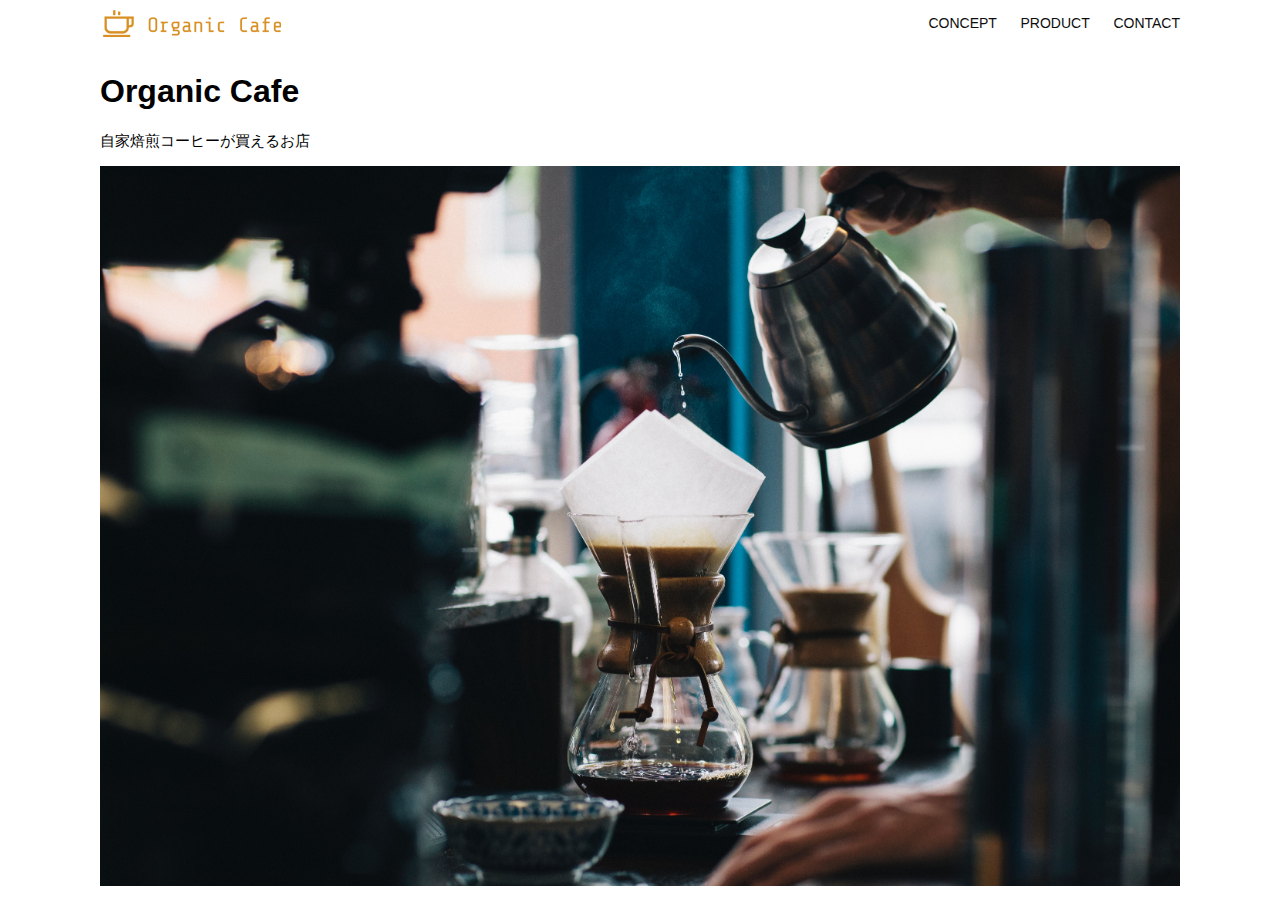
<file: html-css-kadai_013/index.html>
<!DOCTYPE html>
<html>
  <head>
    <title>Organic Cafe</title>
    <meta charset="UTF-8" />
    <meta
      name="description"
      content="自家焙煎のコーヒーがお家で楽しめるOrganic Cafe"
    />
    <meta name="viewport" content="width=device-width, initial-scale=1.0" />
    <link rel="stylesheet" href="style.css" />
  </head>
  <body>
    <!-- ヘッダー -->
    <header>
      <!-- ロゴ -->
      <a href="index.html" id="logo"
        ><img src="images/logo.png" alt="トップページに戻る"
      /></a>

      <!-- PC用ナビゲーション -->
      <nav id="nav-pc">
        <a href="index.html#concept">CONCEPT</a>
        <a href="index.html#product">PRODUCT</a>
        <a href="index.html#contact">CONTACT</a>
      </nav>
      <!-- スマホ用メニューボタン -->
      <img id="menu-sp" src="images/button-menu.png" alt="ナビゲーションを開く" onclick="document.getElementById('nav-sp').style.display = 'block'">
       <!-- スマホ用ナビゲーション -->
     <nav id="nav-sp">
      <img id="close" src="images/button-close.png" alt="ナビゲーションを閉じる" onclick="document.getElementById('nav-sp').style.display = 'none'">
      <a id="logo-sp" href="index.html" onclick="document.getElementById('nav-sp').style.display = 'none'">
        <img src="images/logo-sp.png" alt="トップページに戻る"></a>
        <a class="menu" href="index.html#concept"
           onclick="document.getElementById('nav-sp').style.display = 'none'">CONCEPT</a>
        <a class="menu" href="index.html#product"
           onclick="document.getElementById('nav-sp').style.display = 'none'">PRODUCT</a>
        <a class="menu" href="index.html#contact"
           onclick="document.getElementById('nav-sp').style.display = 'none'">CONTACT</a>
    </header>
    <main>
      <article>
        <!-- メインビジュアル -->
        <section id="main-visual">
          <div id="main-message">
            <h1>Organic Cafe</h1>
            <p>自家焙煎コーヒーが買えるお店</p>
          </div>
          <img
            src="images/main-image.jpg"
            alt="コーヒーをハンドドリップで淹れる画像"
          />
        </section>
      </article>
    </main>
  </body>
</html>
</file>
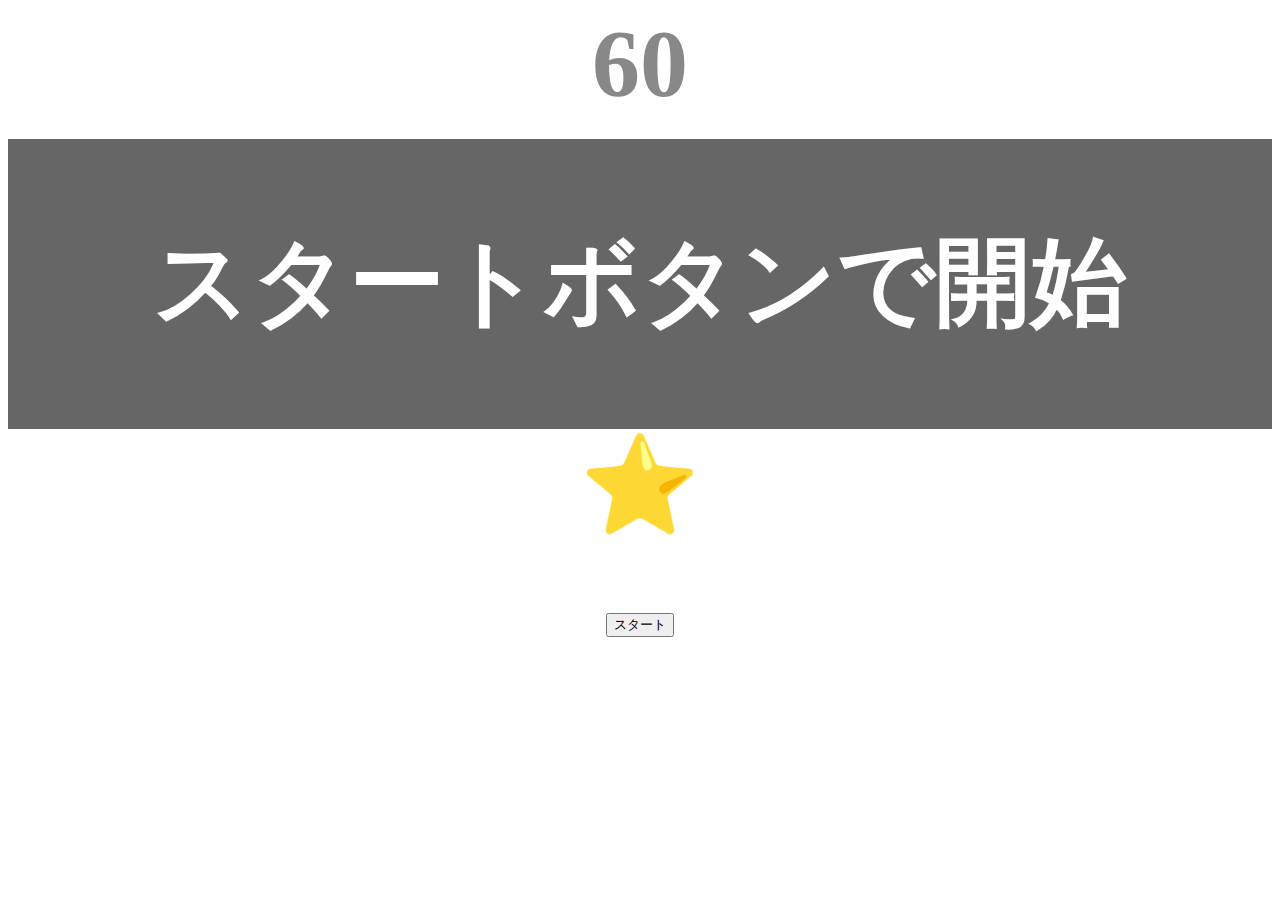
<file: kadai-001/index.html>
<!DOCTYPE html>
<html lang="ja">
<head>
  <title>タイピングゲーム</title>
  <meta charset="UTF-8">
  <meta name="description" content="【JavaScript応用編】簡易的なタイピングゲームです。">
  <meta name="viewport" content="width=device-width, initial-scale=1.0">
    <link rel="stylesheet" href="style.css">
</head>
<body>
  <p id="count" class="count">60</p>
  <div id="wrap" class="wrap">
    <span id="typed" class="typed"></span><span id="untyped"></span>
  </div>
  <p id="typedtotal" class="typedtotal">⭐️</p>
  <button id="start">スタート</button>
    <script type="text/javascript" src="main.js"></script>
</body>
</html>
</file>
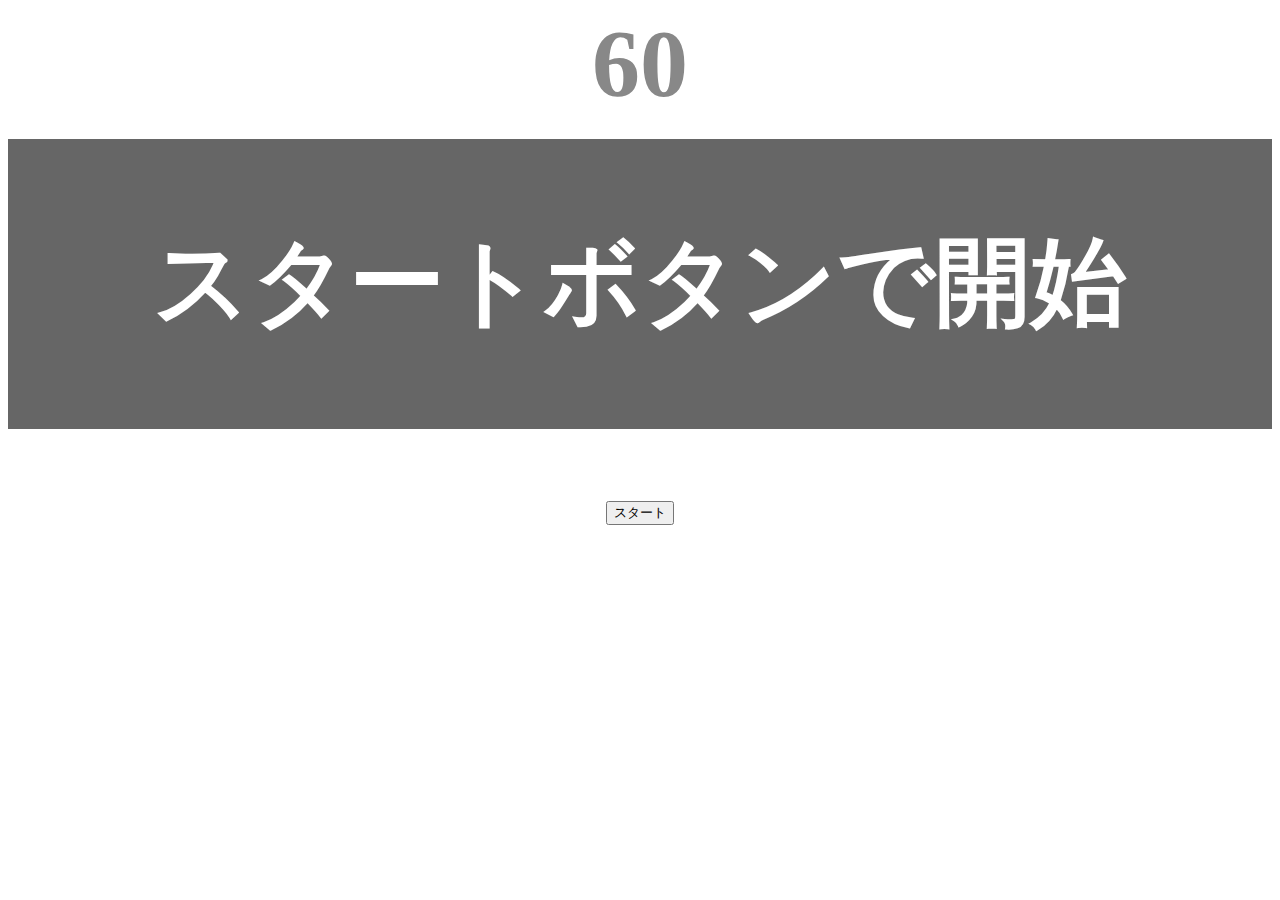
<file: kadai_002/index.html>
<!DOCTYPE html>
<html lang="ja">
<head>
  <title>タイピングゲーム</title>
  <meta charset="UTF-8">
  <meta name="description" content="【JavaScript応用編】簡易的なタイピングゲームです。">
  <meta name="viewport" content="width=device-width, initial-scale=1.0">
    <link rel="stylesheet" href="style.css">
</head>
<body>
  <p id="count" class="count">60</p>
  <div id="wrap" class="wrap">
    <span id="typed" class="typed"></span><span id="untyped"></span>
  </div>
  <button id="start">スタート</button>
    <script type="text/javascript" src="main.js"></script>
</body>
</html>
</file>
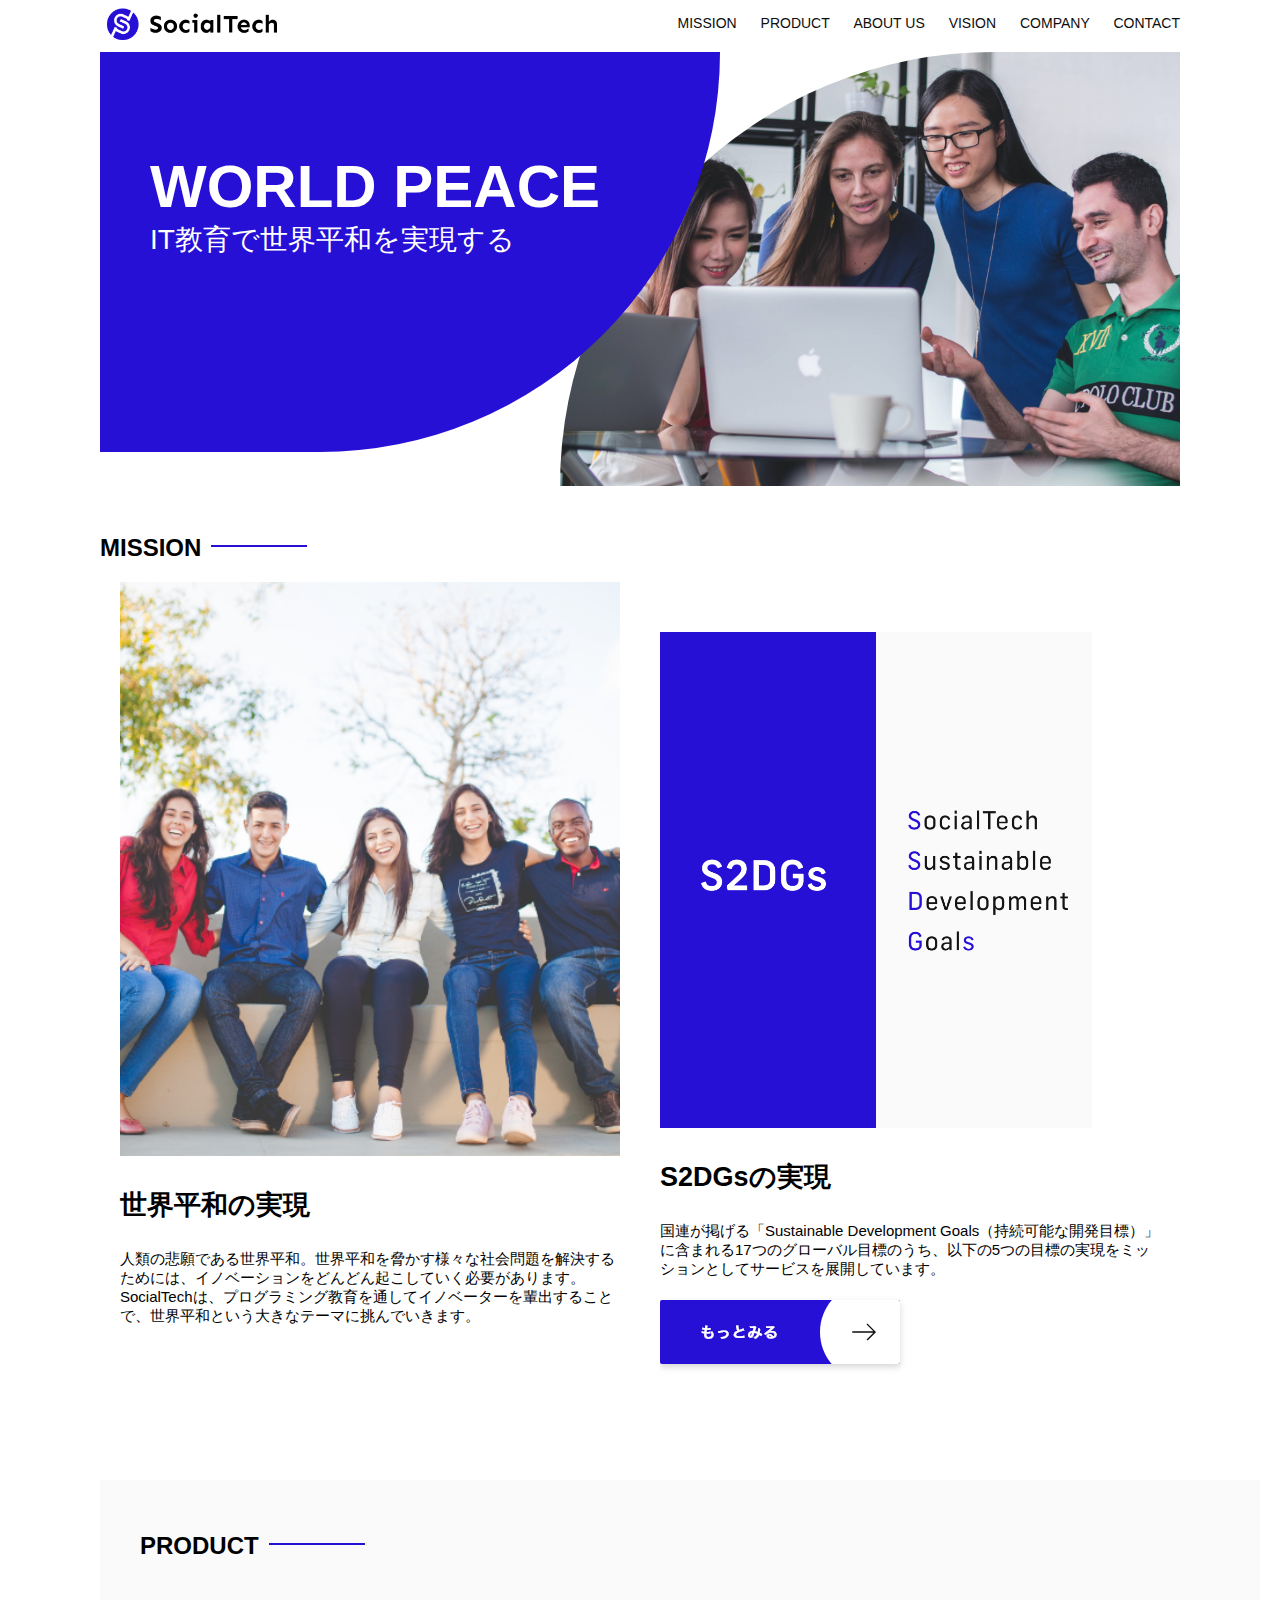
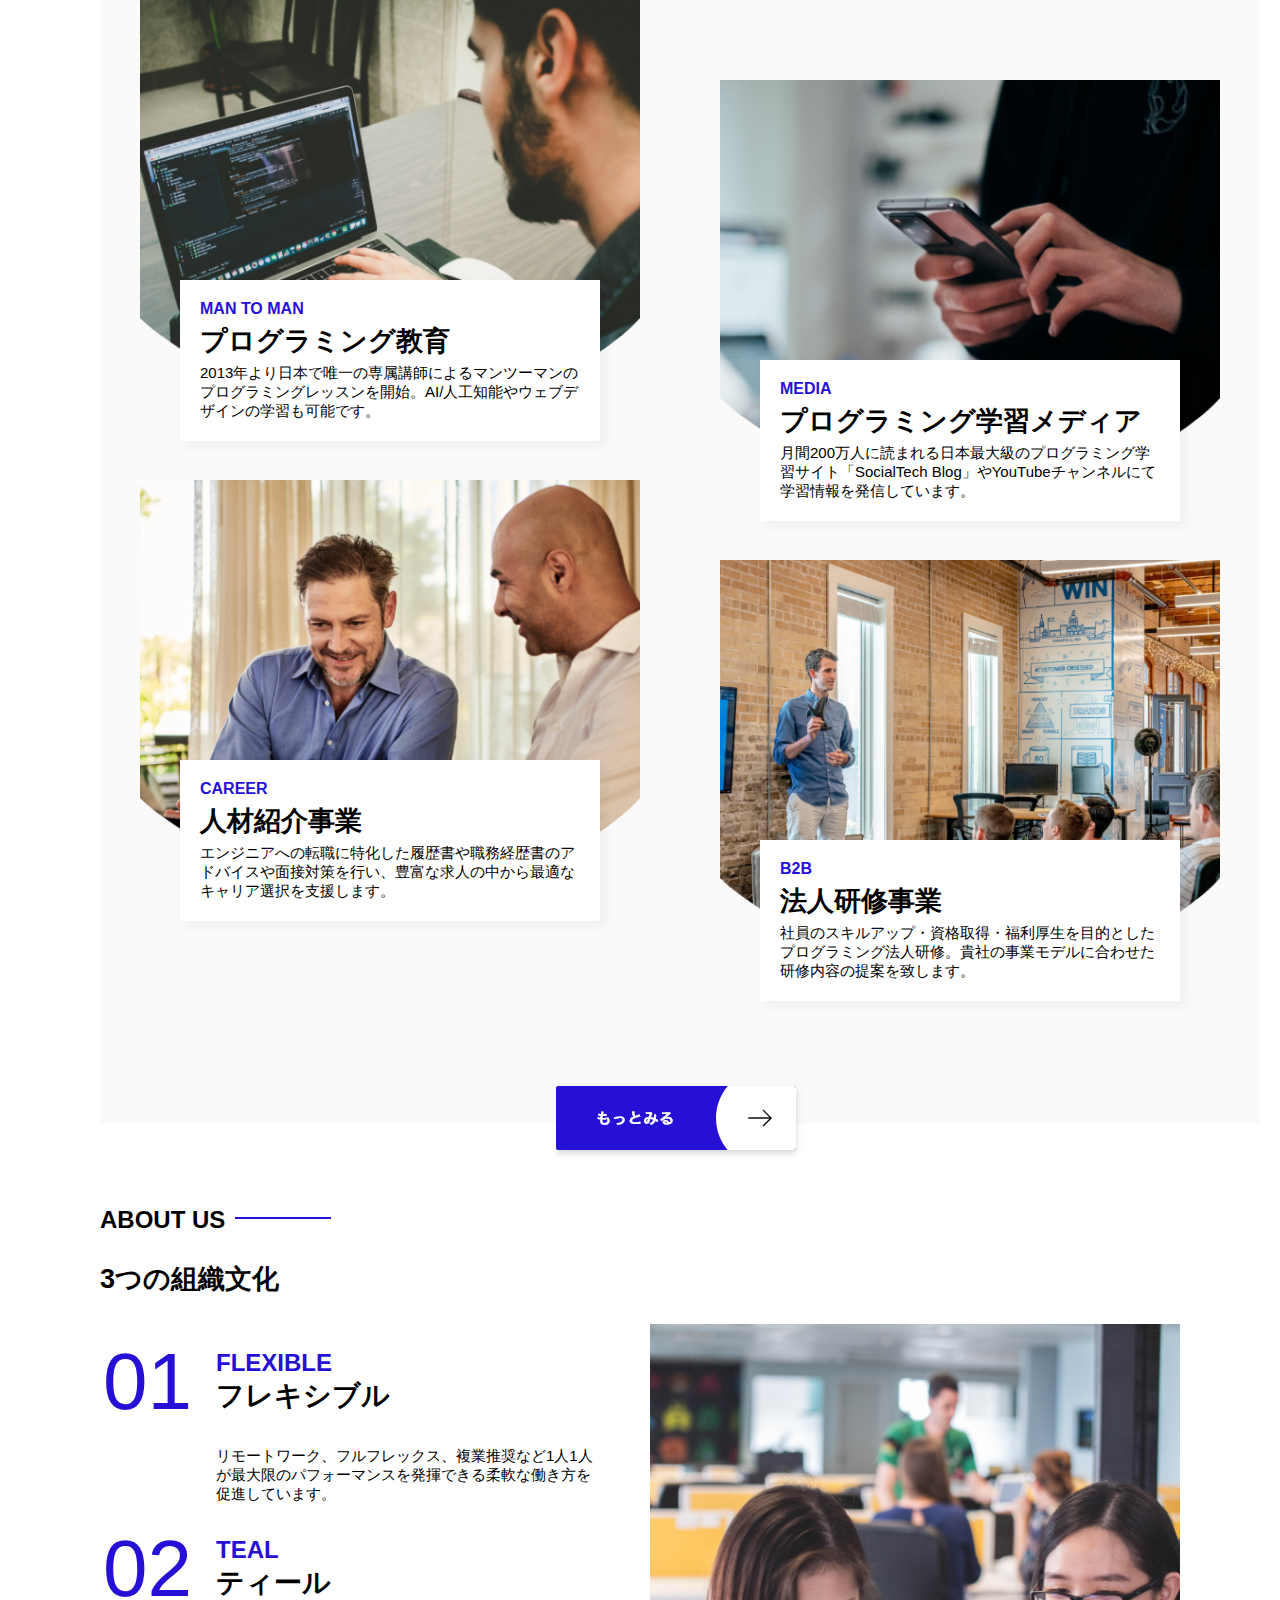
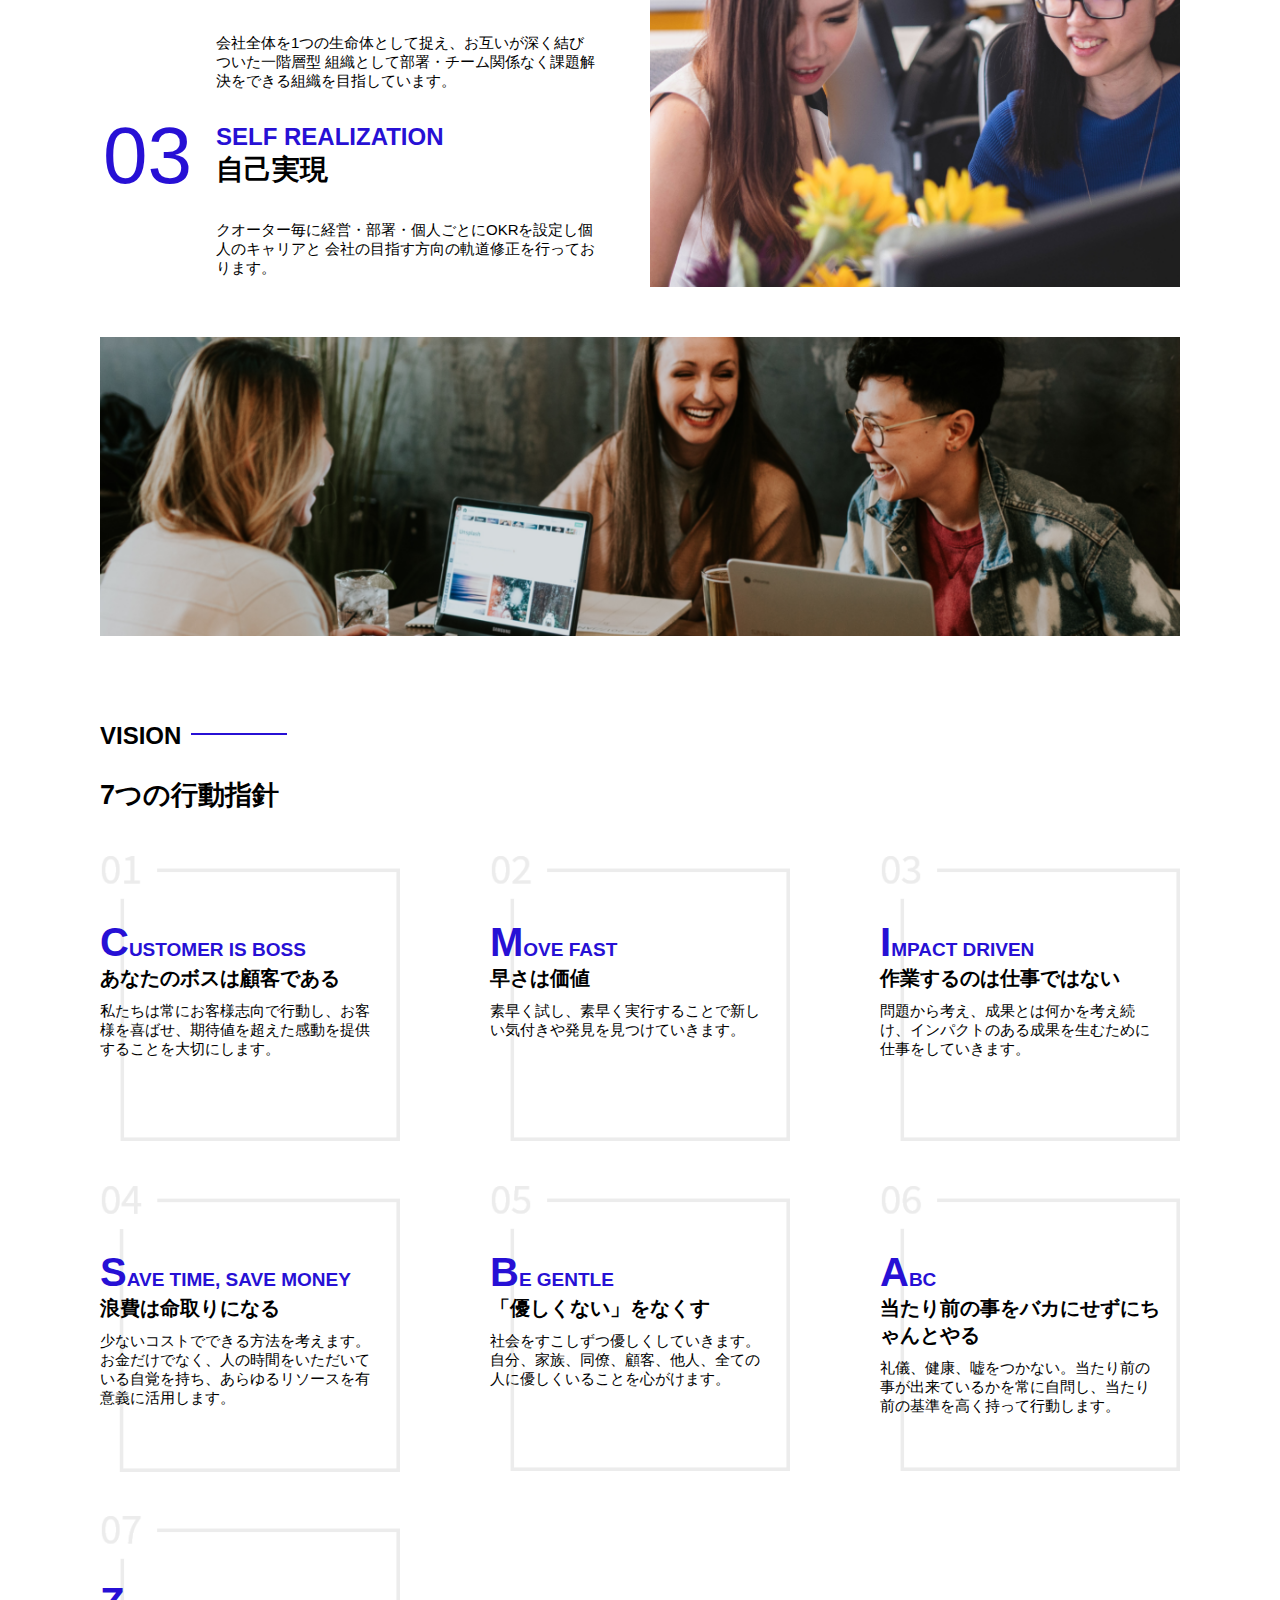
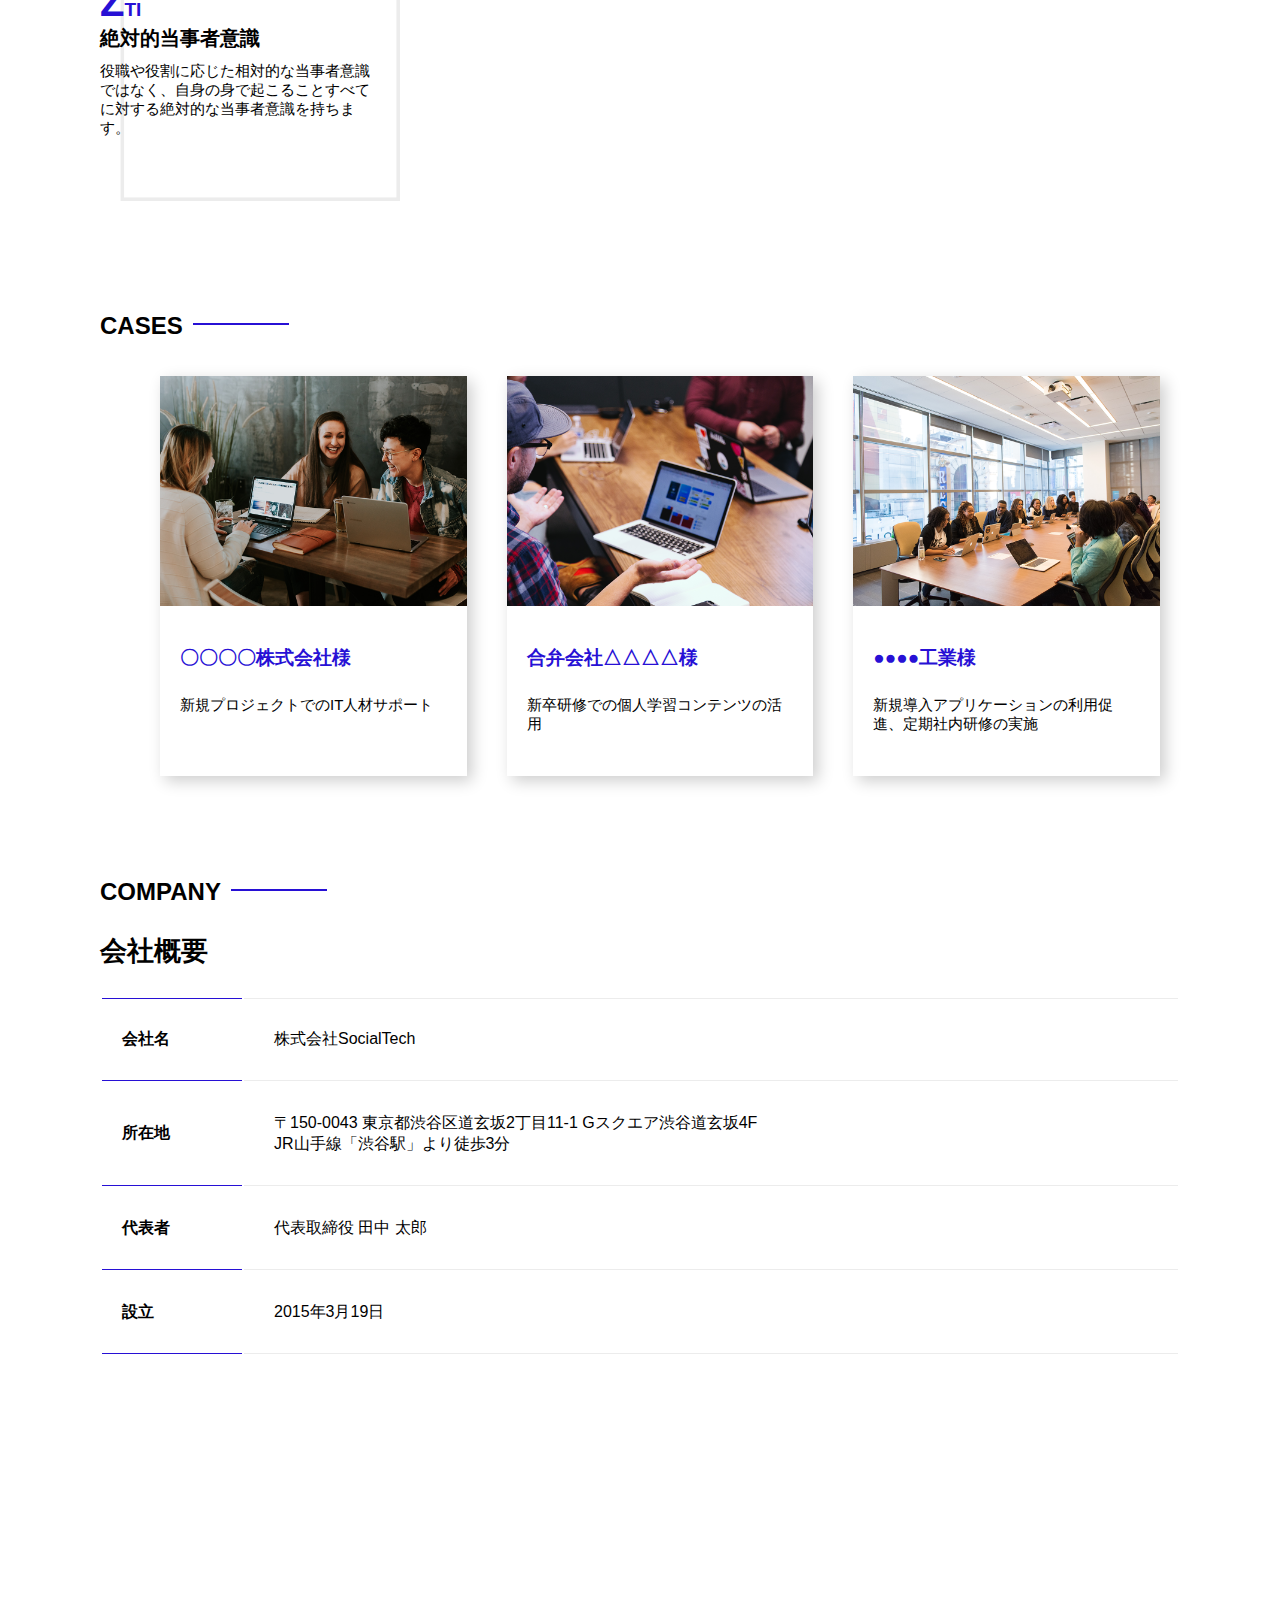
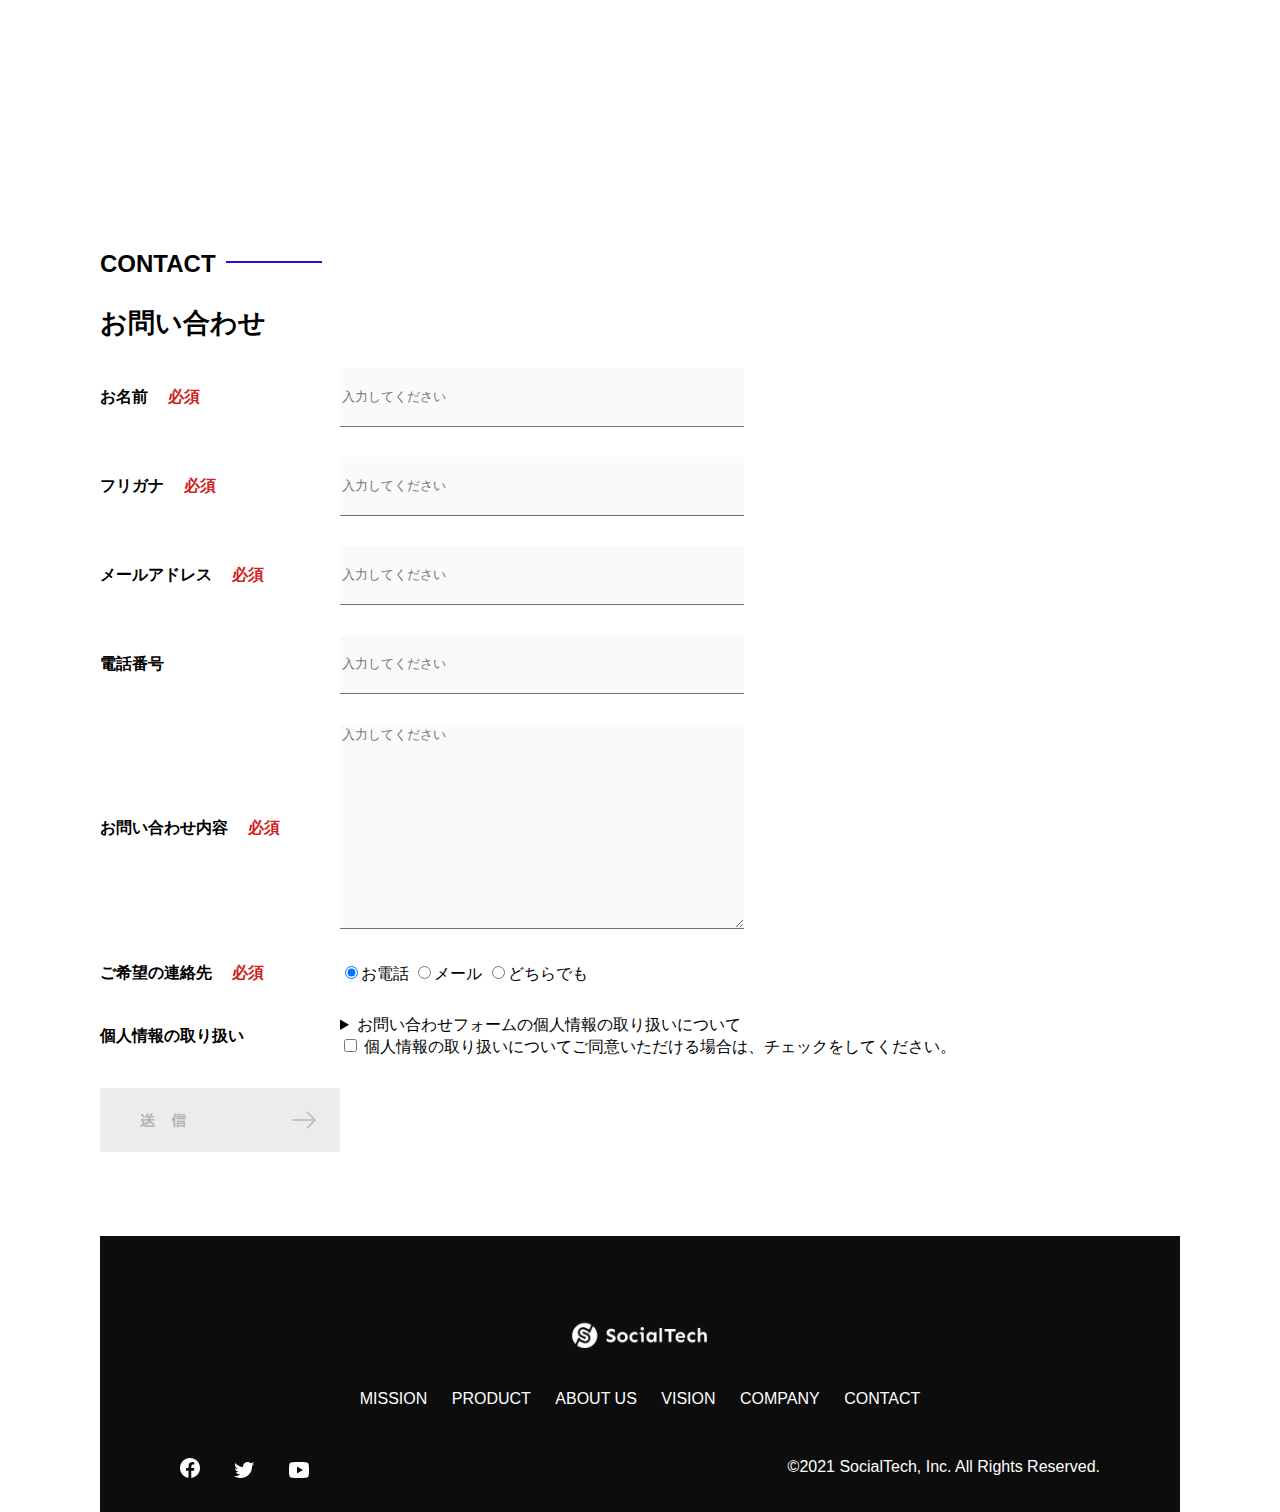
<file: html-css-advanced-kadai/socialtech-kadai_012/index.html>
<!DOCTYPE html>
<html>
  <head>
    <title>SocialTech</title>
    <meta charset="UTF-8" />
    <meta
      name="description"
      content="SocialTechはEdTech業界のリーディングカンパニーを目指します。"
    />
    <meta name="viewport" content="width=device-width, initial-scale=1.0" />
    <link rel="stylesheet" href="style.css" />
  </head>
  <body>
    <!-- ヘッダー -->
    <header>
      <!-- ロゴ -->
      <a href="index.html" id="logo"
        ><img src="images/logo.png" alt="トップページに戻る"
      /></a>

      <!-- PC用ナビゲーション -->
      <nav id="nav-pc">
        <a href="mission.html">MISSION</a>
        <a href="product.html">PRODUCT</a>
        <a href="index.html#aboutus">ABOUT US</a>
        <a href="index.html#vision">VISION</a>
        <a href="index.html#company">COMPANY</a>
        <a href="index.html#contact">CONTACT</a>
      </nav>
    </header>
    <main>
      <article>
        <!-- メインビジュアル -->
        <section id="main-visual">
          <div id="main-message">
            <h1>WORLD PEACE</h1>
            <p>IT教育で世界平和を実現する</p>
          </div>
          <img
            src="images/index/index-main.png"
            alt="PCの周りに集まる多国籍の仲間たち"
          />
        </section>
        <!--ミッション-->
        <section id="mission">
          <h2 class="index-h2">MISSION</h2>
          <div id="mission-flex">
            <div>
              <img
                id="mission-photo"
                src="images/index/index-mission.png"
                alt="屋外のベンチで写真を撮影する多国籍の仲間たち"
              />
              <h3>世界平和の実現</h3>
              <p>
                人類の悲願である世界平和。世界平和を脅かす様々な社会問題を解決するためには、イノベーションをどんどん起こしていく必要があります。SocialTechは、プログラミング教育を通してイノベーターを輩出することで、世界平和という大きなテーマに挑んでいきます。
              </p>
            </div>
            <div>
              <img id="s2dgs" src="images/index/s2dgs.png" alt="S2DGs" />
              <h3>S2DGsの実現</h3>
              <p>
                国連が掲げる「Sustainable Development
                Goals（持続可能な開発目標）」に含まれる17つのグローバル目標のうち、以下の5つの目標の実現をミッションとしてサービスを展開しています。
              </p>
              <a href="mission.html">
                <img src="images/button-more.png" alt="もっとみる" />
              </a>
            </div>
          </div>
        </section>
        <!-- プロダクト -->
        <section id="product">
          <h2 class="index-h2">PRODUCT</h2>
          <div>
            <div id="product-left">
              <div>
                <img
                  class="product-photo"
                  src="images/index/index-mantoman.png"
                  alt="PCでコードを書く男性"
                />
                <div class="product-explain">
                  <span>MAN TO MAN</span>
                  <h3>プログラミング教育</h3>
                  <p>
                    2013年より日本で唯一の専属講師によるマンツーマンのプログラミングレッスンを開始。AI/人工知能やウェブデザインの学習も可能です。
                  </p>
                </div>
              </div>
              <div>
                <img
                  class="product-photo"
                  src="images/index/index-career.png"
                  alt="笑顔で話し合う2人の男性"
                />
                <div class="product-explain">
                  <span>CAREER</span>
                  <h3>人材紹介事業</h3>
                  <p>
                    エンジニアへの転職に特化した履歴書や職務経歴書のアドバイスや面接対策を行い、豊富な求人の中から最適なキャリア選択を支援します。
                  </p>
                </div>
              </div>
            </div>
            <div id="product-right">
              <div>
                <img
                  class="product-photo"
                  src="images/index/index-media.png"
                  alt="スマートフォンを操作する人"
                />
                <div class="product-explain">
                  <span>MEDIA</span>
                  <h3>プログラミング学習メディア</h3>
                  <p>
                    月間200万人に読まれる日本最大級のプログラミング学習サイト「SocialTech
                    Blog」やYouTubeチャンネルにて学習情報を発信しています。
                  </p>
                </div>
              </div>
              <div>
                <img
                  class="product-photo"
                  src="images/index/index-b2b.png"
                  alt="講演中の男性とそれを聴く人々"
                />
                <div class="product-explain">
                  <span>B2B</span>
                  <h3>法人研修事業</h3>
                  <p>
                    社員のスキルアップ・資格取得・福利厚生を目的としたプログラミング法人研修。貴社の事業モデルに合わせた研修内容の提案を致します。
                  </p>
                </div>
              </div>
            </div>
          </div>
          <div>
            <a id="product-more" href="product.html">
              <img src="images/button-more.png" alt="もっとみる" />
            </a>
          </div>
        </section>
        <!---ABOUT US-->
        <section id="aboutus">
          <h2 class="index-h2">ABOUT US</h2>
          <h3>3つの組織文化</h3>
          <div>
            <table class="culture-table">
              <tr>
                <td>
                  <span class="culture-num">01</span>
                </td>
                <td>
                  <span class="culture-en">FLEXIBLE</span>
                  <span class="culture-jp">フレキシブル</span>
                </td>
              </tr>
              <tr>
                <td>
                  <!--空のセル-->
                </td>
                <td>
                  <p class="culture-description">
                    リモートワーク、フルフレックス、複業推奨など1人1人が最大限のパフォーマンスを発揮できる柔軟な働き方を促進しています。
                  </p>
                </td>
              </tr>
              <tr>
                <td>
                  <span class="culture-num">02</span>
                </td>
                <td>
                  <span class="culture-en">TEAL</span>
                  <span class="culture-jp">ティール</span>
                </td>
              </tr>
              <tr>
                <td>
                  <!--空のセル-->
                </td>
                <td>
                  <p class="culture-description">
                    会社全体を1つの生命体として捉え、お互いが深く結びついた一階層型
                    組織として部署・チーム関係なく課題解決をできる組織を目指しています。
                  </p>
                </td>
              </tr>
              <tr>
                <td>
                  <span class="culture-num">03</span>
                </td>
                <td>
                  <span class="culture-en">SELF REALIZATION</span>
                  <span class="culture-jp">自己実現</span>
                </td>
              </tr>
              <tr>
                <td>
                  <!--空のセル-->
                </td>
                <td>
                  <p class="culture-description">
                    クオーター毎に経営・部署・個人ごとにOKRを設定し個人のキャリアと
                    会社の目指す方向の軌道修正を行っております。
                  </p>
                </td>
              </tr>
            </table>
            <img
              class="culture-img"
              src="images/index/index-aboutus1.png"
              alt="笑顔で話し合う2人の女性"
            />
          </div>
          <img
            class="culture-img2"
            src="images/index/index-aboutus2.png"
            alt="笑顔で話し合う3人の男女"
          />
        </section>
        <!-- VISION -->
        <section id="vision">
          <h2 class="index-h2">VISION</h2>
          <h3>7つの行動指針</h3>
          <div>
            <div class="vision-box">
              <img src="images/index/vision-01.png" alt="01" />
              <span>
                <h4>CUSTOMER IS BOSS</h4>
                <h5>あなたのボスは顧客である</h5>
                <p>
                  私たちは常にお客様志向で行動し、お客様を喜ばせ、期待値を超えた感動を提供することを大切にします。
                </p>
              </span>
            </div>
            <div class="vision-box">
              <img src="images/index/vision-02.png" alt="02" />
              <span>
                <h4>MOVE FAST</h4>
                <h5>早さは価値</h5>
                <p>
                  素早く試し、素早く実行することで新しい気付きや発見を見つけていきます。
                </p>
              </span>
            </div>
            <div class="vision-box">
              <img src="images/index/vision-03.png" alt="03" />
              <span>
                <h4>IMPACT DRIVEN</h4>
                <h5>作業するのは仕事ではない</h5>
                <p>
                  問題から考え、成果とは何かを考え続け、インパクトのある成果を生むために仕事をしていきます。
                </p>
              </span>
            </div>
            <div class="vision-box">
              <img src="images/index/vision-04.png" alt="04" />
              <span>
                <h4>SAVE TIME, SAVE MONEY</h4>
                <h5>浪費は命取りになる</h5>
                <p>
                  少ないコストでできる方法を考えます。お金だけでなく、人の時間をいただいている自覚を持ち、あらゆるリソースを有意義に活用します。
                </p>
              </span>
            </div>
            <div class="vision-box">
              <img src="images/index/vision-05.png" alt="05" />
              <span>
                <h4>BE GENTLE</h4>
                <h5>「優しくない」をなくす</h5>
                <p>
                  社会をすこしずつ優しくしていきます。自分、家族、同僚、顧客、他人、全ての人に優しくいることを心がけます。
                </p>
              </span>
            </div>
            <div class="vision-box">
              <img src="images/index/vision-06.png" alt="06" />
              <span>
                <h4>ABC</h4>
                <h5>当たり前の事をバカにせずにちゃんとやる</h5>
                <p>
                  礼儀、健康、嘘をつかない。当たり前の事が出来ているかを常に自問し、当たり前の基準を高く持って行動します。
                </p>
              </span>
            </div>
            <div class="vision-box">
              <img src="images/index/vision-07.png" alt="07" />
              <span>
                <h4>ZTI</h4>
                <h5>絶対的当事者意識</h5>
                <p>
                  役職や役割に応じた相対的な当事者意識ではなく、自身の身で起こることすべてに対する絶対的な当事者意識を持ちます。
                </p>
              </span>
            </div>
          </div>
        </section>
        <!-- CASES -->
        <!-- ⭐️⭐️⭐️⭐️ここより追加⭐️⭐️⭐️⭐️ -->
        <section id="cases">
          <h2 class="index-h2">CASES</h2>
            <ul>
              <li class="case-card">
                <img class="case-img" src="images/index/case-1.png" alt="仲良く語り合う3人">
                  <div class="case-info">
                    <div class="case-name">
                      <h4>〇〇〇〇株式会社様</h4>
                    </div>
                    <div class="case-content">
                      <p>新規プロジェクトでのIT人材サポート</p>
                    </div>
                  </div>
              </li>
              <li class="case-card">
                <img class="case-img" src="images/index/case-2.png" alt="PCでコンテンツを見る">
                  <div class="case-info">
                    <div class="case-name">
                      <h4>合弁会社△△△△様</h4>
                    </div>
                    <div class="case-content">
                      <p>新卒研修での個人学習コンテンツの活用</p>
                    </div>
                  </div>
              </li>
              <li class="case-card">
                <img class="case-img" src="images/index/case-3.png" alt="社内研修中の会議室">
                  <div class="case-info">               
                    <div class="case-name">
                      <h4>●●●●工業様</h4>
                    </div>
                    <div class="case-content">
                      <p>新規導入アプリケーションの利用促進、定期社内研修の実施</p>
                    </div>
                  </div>
              </li>
            </ul>
        </section>
        <!-- ⭐️⭐️⭐️⭐️追加ここまで⭐️⭐️⭐️⭐️ -->
        <!-- COMPANY -->
        <section id="company">
          <h2 class="index-h2">COMPANY</h2>
          <h3>会社概要</h3>
          <table id="company-table">
            <tr>
              <th class="tableheader-first">会社名</th>
              <td class="cell-first">株式会社SocialTech</td>
            </tr>
            <tr>
              <th class="tableheader">所在地</th>
              <td class="cell">
                〒150-0043 東京都渋谷区道玄坂2丁目11-1 Gスクエア渋谷道玄坂4F<br />JR山手線「渋谷駅」より徒歩3分
              </td>
            </tr>
            <tr>
              <th class="tableheader">代表者</th>
              <td class="cell">代表取締役 田中 太郎</td>
            </tr>
            <tr>
              <th class="tableheader">設立</th>
              <td class="cell">2015年3月19日</td>
            </tr>
          </table>
          <iframe
            src="https://www.google.com/maps/embed?pb=!1m18!1m12!1m3!1d3241.7759544892483!2d139.69399665123464!3d35.65789123876098!2m3!1f0!2f0!3f0!3m2!1i1024!2i768!4f13.1!3m3!1m2!1s0x60188caa0042e8d1%3A0xba130bea826a7aa2!2z44CSMTUwLTAwNDMg5p2x5Lqs6YO95riL6LC35Yy66YGT546E5Z2C77yS5LiB55uu77yR77yR4oiS77yR!5e0!3m2!1sja!2sjp!4v1636872991912!5m2!1sja!2sjp"
            style="border: 0"
            allowfullscreen=""
            loading="lazy"
          >
          </iframe>
        </section>
        <!-- お問い合わせフォーム -->
        <section id="contact">
          <h2 class="index-h2">CONTACT</h2>
          <h3>お問い合わせ</h3>
          <form>
            <div>
              <div class="contact-heading">
                <label class="contact-label"
                  >お名前<span class="contact-span">必須</span></label
                >
              </div>
              <div class="contact-form">
                <input
                  type="text"
                  name="name"
                  placeholder="入力してください"
                  class="contact-textbox"
                />
              </div>
            </div>
            <div>
              <div class="contact-heading">
                <label class="contact-label"
                  >フリガナ<span class="contact-span">必須</span></label>
              </div>
              <div>
                <input
                  type="text"
                  name="hurigana"
                  placeholder="入力してください"
                  class="contact-textbox"
                />
              </div>
            </div>
            <div>
              <div class="contact-heading">
                <label class="contact-label"
                  >メールアドレス<span class="contact-span">必須</span></label
                >
              </div>
              <div>
                <input
                  type="text"
                  name="email"
                  placeholder="入力してください"
                  class="contact-textbox"
                />
              </div>
            </div>
            <div>
              <div class="contact-heading">
                <label class="contact-label">電話番号</label>
              </div>
              <div>
                <input
                  type="text"
                  name="tel"
                  placeholder="入力してください"
                  class="contact-textbox"
                />
              </div>
            </div>
            <div>
              <div class="contact-heading">
                <label class="contact-label"
                  >お問い合わせ内容<span class="contact-span">必須</span></label
                >
              </div>
              <div>
                <textarea
                  class="contact-textarea"
                  placeholder="入力してください"
                  name="message"
                ></textarea>
              </div>
            </div>
            <div>
              <div class="contact-heading">
                <label class="contact-label"
                  >ご希望の連絡先<span class="contact-span">必須</span></label
                >
              </div>
              <div>
                <input
                  class="radiobutton"
                  type="radio"
                  value="tel"
                  name="contact"
                  checked
                /><label>お電話</label>
                <input
                  class="radiobutton"
                  type="radio"
                  value="mail"
                  name="contact"
                /><label>メール</label>
                <input
                  class="radiobutton"
                  type="radio"
                  value="both"
                  name="contact"
                /><label>どちらでも</label>
              </div>
            </div>
            <div>
              <div class="contact-heading">
                <label class="contact-label">個人情報の取り扱い</label>
              </div>
              <div>
                <details>
                  <summary>
                    お問い合わせフォームの個人情報の取り扱いについて
                  </summary>
                  <div>
                    <span>１．組織の名称又は氏名</span><br />
                    株式会社SocialTech<br /><br />
                    <span
                      >２．個人情報保護管理者（若しくはその代理人）の氏名又は職名、所属及び連絡先
                      鈴木 一郎 コーポレート部</span
                    ><br />
                    メールアドレス：support@socialtech.net<br />
                    TEL：03-xxxx-xxxx<br />
                    <span>３．個人情報の利用目的</span><br />
                    ・本サービス及び本サービスに関連する情報の提供又はそれらに関する連絡のため<br />
                    ・ユーザーの本人確認のため<br />
                    ・当社サービスのご案内のため<br />
                    ・当社の商品等の広告または宣伝（電子メールによるものを含むものとします。）<br /><br />
                    <span>４．個人情報の取り扱い業務の委託</span><br />
                    個人情報の取扱業務の全部または一部を外部に業務委託する場合があります。<br />
                    その際、弊社は、個人情報を適切に保護できる管理体制を敷き実行していることを条件として<br />
                    委託先を厳選したうえで、機密保持契約を委託先と締結し、お客様の個人情報を厳密に管理させます。<br /><br />
                    <span>５．個人情報の開示等の請求</span><br />
                    お客様は、弊社に対してご自身の個人情報の開示等（利用目的の通知、開示、内容の訂正・追加・削除、利用の停止または消去、第三者への提供の停止）に関して、当社問合わせ窓口に申し出ることができます。<br />
                    その際、弊社はお客様ご本人を確認させていただいたうえで、合理的な期間内に対応いたします。<br /><br />
                    なお、個人情報に関する弊社問合わせ先は、次の通りです。<br /><br />
                    株式会社SocialTech　個人情報問合せ窓口<br />
                    〒150-0043　東京都渋谷区道玄坂2丁目11-1 Ｇスクエア渋谷道玄坂
                    4F<br />
                    メールアドレス：support@socialtech.net　TEL：03-xxxx-xxxx<br /><br />
                    <span>６．個人情報を提供されることの任意性について</span
                    ><br /><br />
                    お客様がご自身の個人情報を弊社に提供されるか否かは、お客様のご判断によりますが、もしご提供されない場合には、適切なサービスが提供できない場合がありますので予めご了承ください。
                  </div>
                </details>
                <input type="checkbox" name="agree" />
                <span
                  >個人情報の取り扱いについてご同意いただける場合は、チェックをしてください。</span
                >
              </div>
            </div>
            <input
              type="image"
              value="Submit"
              src="images/button-submit.png"
              alt="送信する"
            />
          </form>
        </section>
      </article>
      <footer>
        <div id="footer-logo">
          <img src="images/logo-sp.png" alt="SocialTech" />
        </div>
        <div id="footer-link">
          <a href="mission.html">MISSION</a>
          <a href="product.html">PRODUCT</a>
          <a href="index.html#aboutus">ABOUT US</a>
          <a href="index.html#vision">VISION</a>
          <a href="index.html#company">COMPANY</a>
          <a href="index.html#contact">CONTACT</a>
        </div>
        <div id="sns-footer">
          <a href="https://www.facebook.com/sejuku2013"
            ><img src="images/button-facebook.png" alt="Facebookのリンク"
          /></a>
          <a href="https://twitter.com/samuraijuku"
            ><img src="images/button-twitter.png" alt="Twitterのリンク"
          /></a>
          <a href="https://www.youtube.com/channel/UCCFOQO5aDK0xXam4cUQXT8g"
            ><img src="images/button-youtube.png" alt="YouTubeのリンク"
          /></a>
          <span id="copyright"
            >&copy;2021 SocialTech, Inc. All Rights Reserved.
          </span>
        </div>
      </footer>
    </main>
  </body>
</html>
</file>
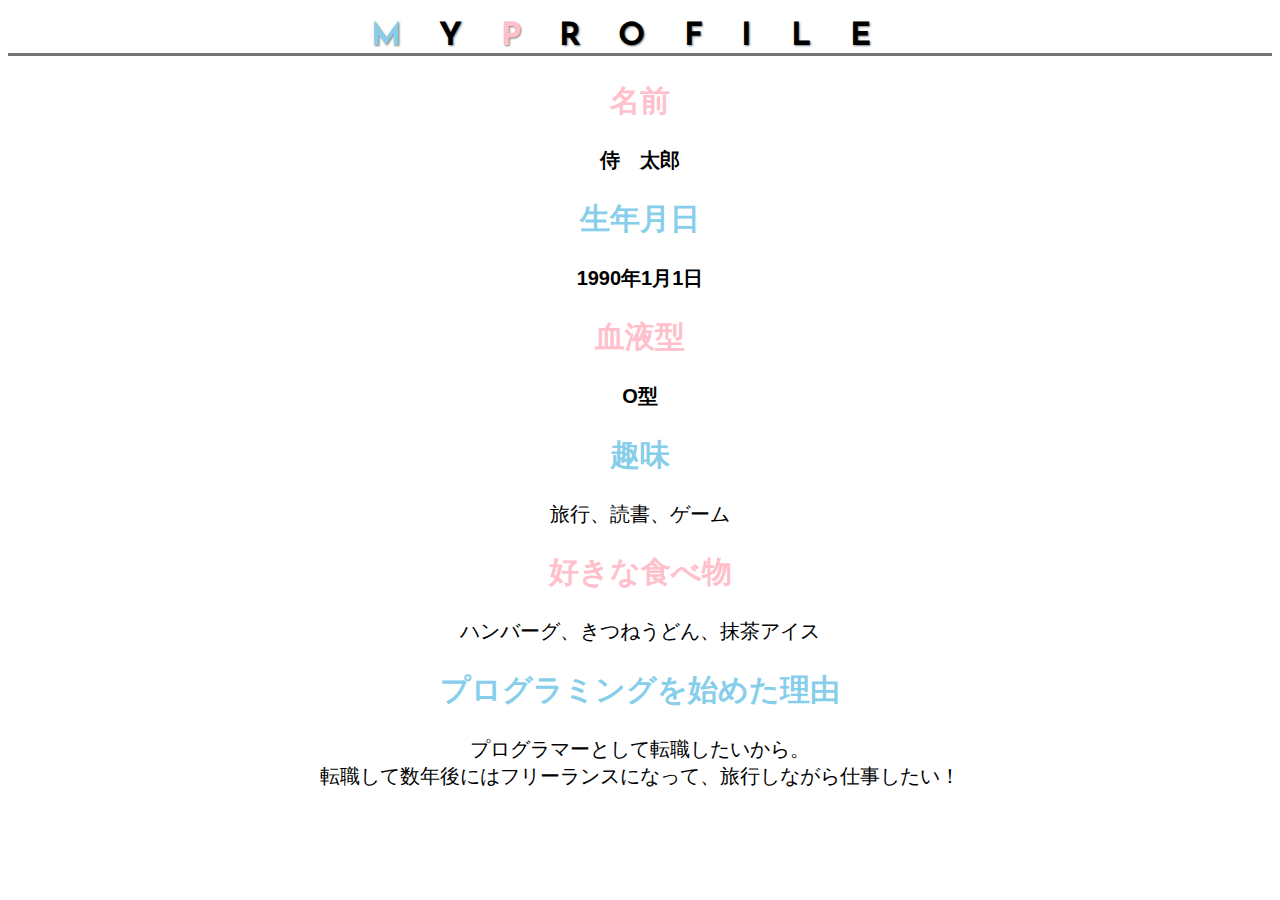
<file: kadai_014/kadai_014.html>
<!DOCTYPE html>
<html lang="ja">
<head>
  <meta charset="UTF-8">
  <title>14章課題</title>
  <meta name="description" content="このページは14章の課題です。">
  <link rel="stylesheet" href="kadai_014.css">
  
  <!--ここでGoogle Fontsを読み込みます -->
  <link rel="preconnect" href="https://fonts.googleapis.com">
  <link rel="preconnect" href="https://fonts.gstatic.com" crossorigin>
  <link href="https://fonts.googleapis.com/css2?family=Josefin+Sans:wght@100&display=swap" rel="stylesheet">
</head>

<body>
  <h1><span class="font-skyblue">M</span>Y<span class="font-pink">P</span>ROFILE</h1>

  <div id="basic">
    <h2 class="font-pink">名前</h2>
    <p>侍　太郎</p>
    <h2 class="font-skyblue">生年月日</h2>
    <p>1990年1月1日</p>
    <h2 class="font-pink">血液型</h2>
    <p>O型</p>
  </div>
    <h2 class="font-skyblue">趣味</h2>
    <p>旅行、読書、ゲーム</p>
    <h2 class="font-pink">好きな食べ物</h2>
    <p>ハンバーグ、きつねうどん、抹茶アイス</p>
    <h2 class="font-skyblue">プログラミングを始めた理由</h2>
    <p>プログラマーとして転職したいから。<br>転職して数年後にはフリーランスになって、旅行しながら仕事したい！</p>
</body>

</html>
</file>
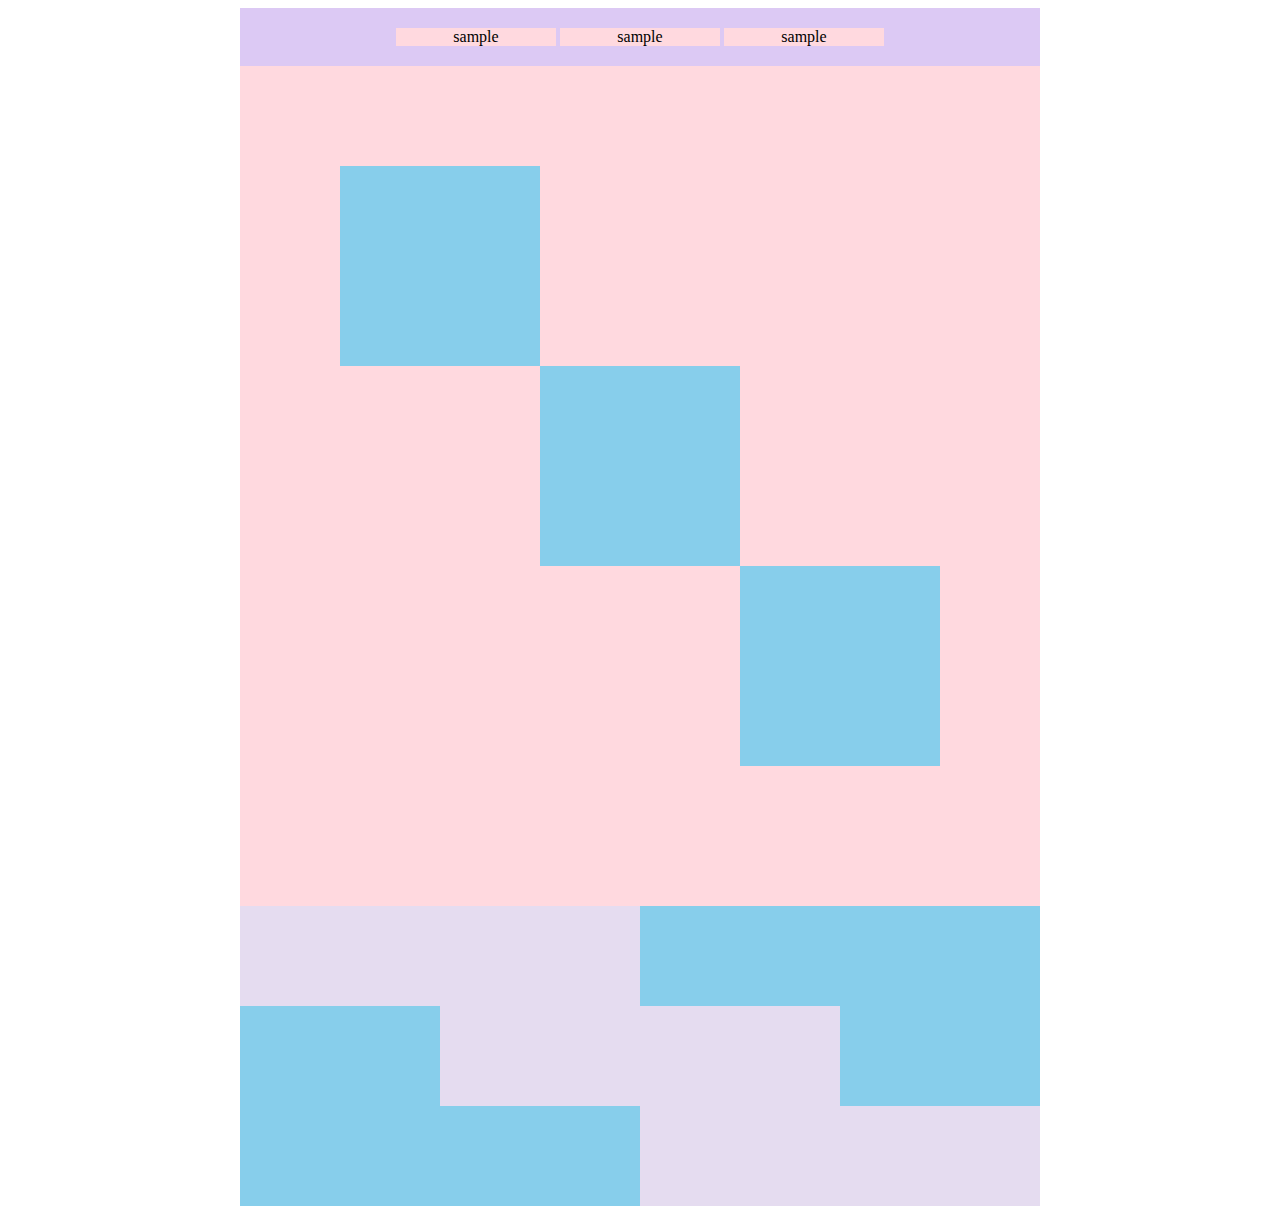
<file: kadai_018/kadai_018.html>
<!DOCTYPE html>
<html lang="ja">
<head>
  <meta charset="UTF-8">
  <title>18章課題</title>
  <meta name="description" content="このページは18章の課題です。">
  <link rel="stylesheet" href="kadai_018.css">
</head>
<body>
  <div id="top">
    <p class="top-child">sample</p>
    <p class="top-child">sample</p>
    <p class="top-child">sample</p>
  </div>
  <div id="middle">
    <div id="middle-child01"></div>
    <div id="middle-child02"></div>
    <div id="middle-child03"></div>
  </div>
  <div id="bottom">
    <div id="bottom-child01"></div>
    <div id="bottom-child02"></div>
    <div id="bottom-child03"></div>
  </div>
</body>
</html>
</file>
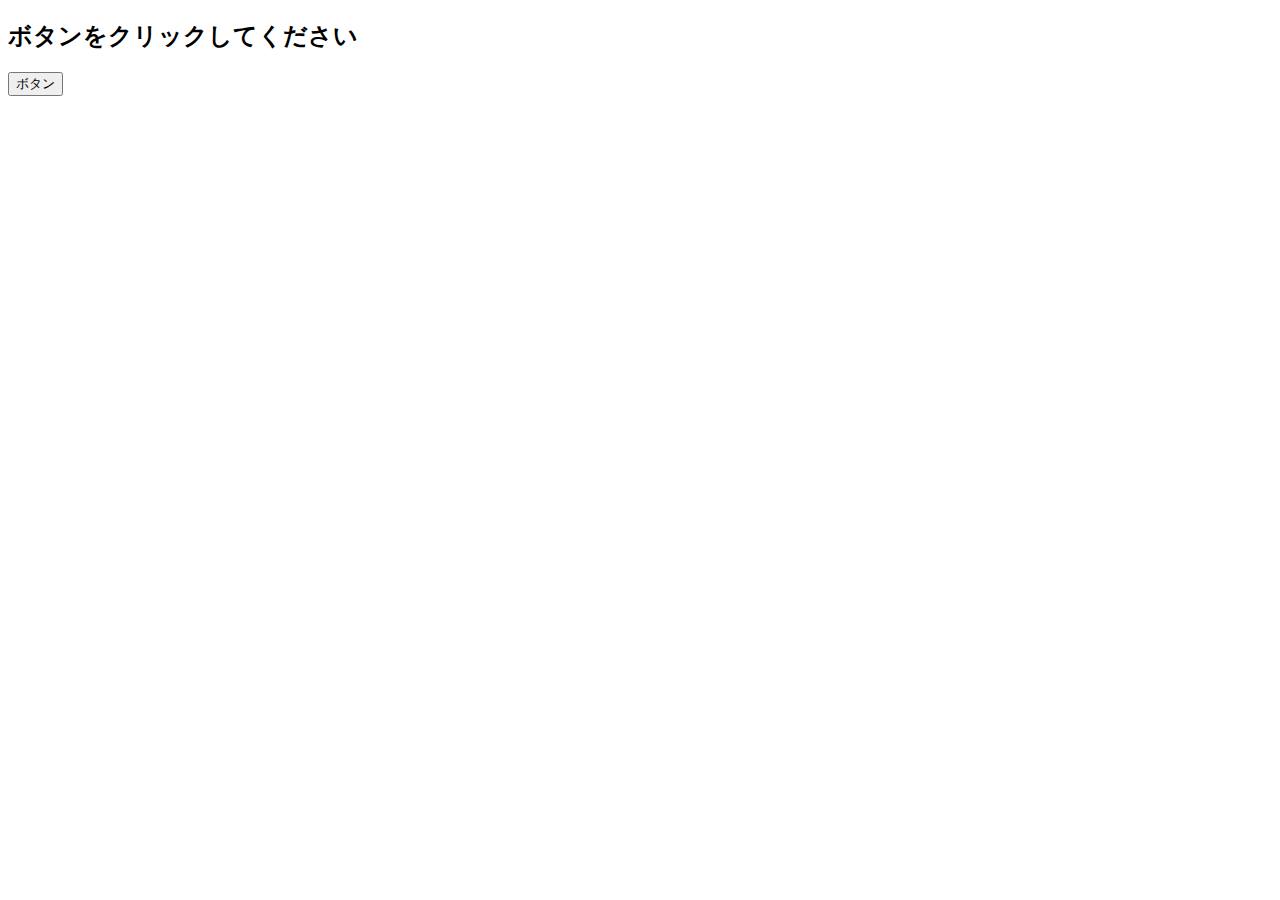
<file: kadai_020/event.html>
<!DOCTYPE html>
<html lang="ja">
<head>
  <title>JavaScriptの基礎を学ぼう_20章課題</title>                                 
  <meta charset="UTF-8">
</head>
<body>
    <h2 id="text">ボタンをクリックしてください</h2>
    <button id="btn">ボタン</button>
    <script src="event.js"></script>
</body>
</html>
</file>
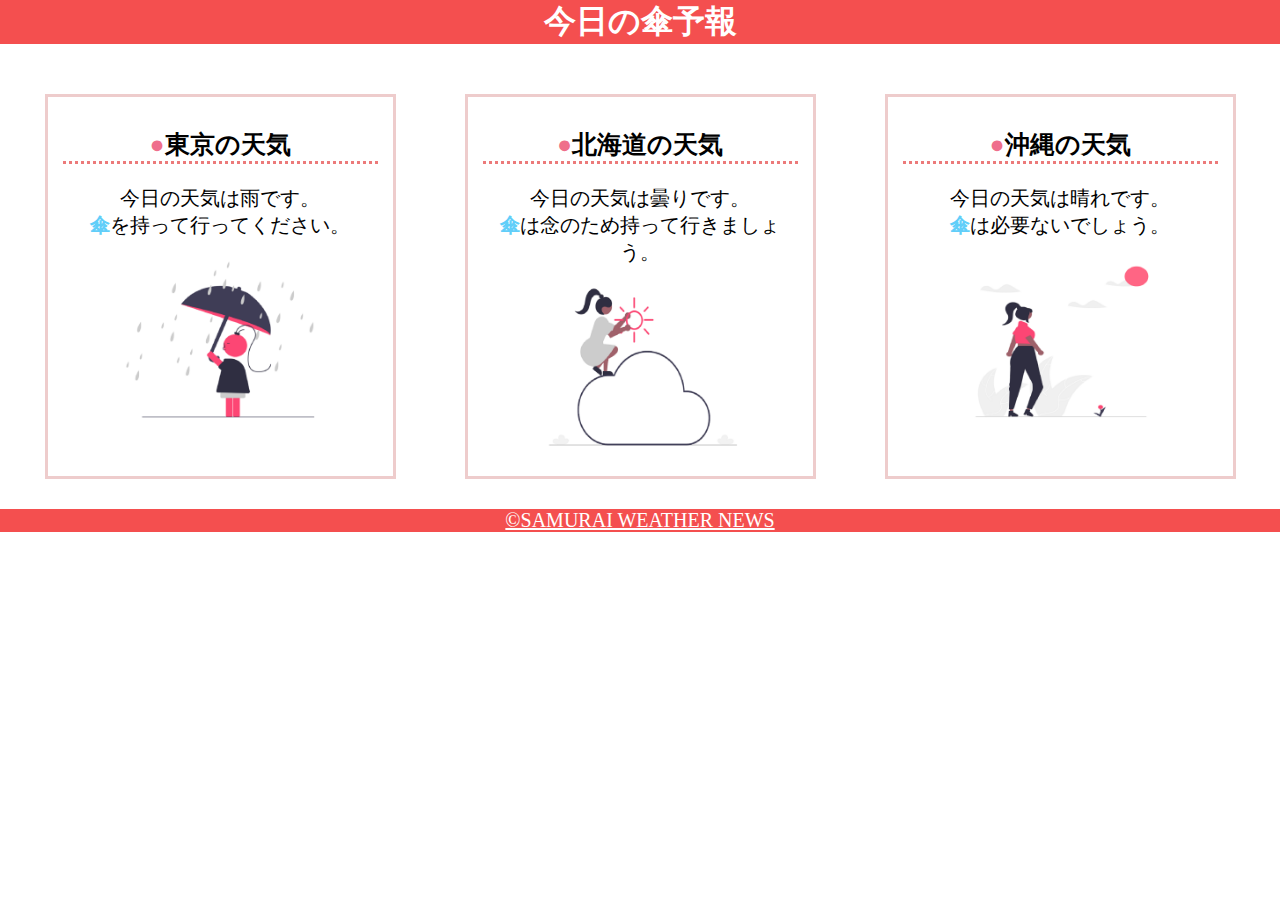
<file: kadai_022/kadai_022.html>
<!DOCTYPE html>
<html lang="ja">
<head>
  <title>22章課題</title>
  <meta charset="UTF-8">
  <meta name="description" content="このページは22章の課題です。">
  <meta name="viewport" content="width=device-width, initial-scale=1.0">
  <link rel="stylesheet" href="style.css">
</head>
<body>
  <header>
    <h1>今日の傘予報</h1>
  </header>
  <main>
    <div id="parent">
      <div class="contents">
        <h2>東京の天気</h2>
        <p>今日の天気は雨です。</p>
        <p>傘を持って行ってください。</p>
        <img src="images/rainy.png" alt="東京の天気雨の画像">
      </div>
      <div class="contents">
        <h2>北海道の天気</h2>
        <p>今日の天気は曇りです。</p>
        <p>傘は念のため持って行きましょう。</p>
        <img src="images/cloudy.png" alt="北海道の天気曇りの画像">
      </div>
      <div class="contents">
        <h2>沖縄の天気</h2>
        <p>今日の天気は晴れです。</p>
        <p>傘は必要ないでしょう。</p>
        <img src="images/sunny.png" alt="沖縄の天気晴れの画像">
      </div>
    </div>
  </main>
  <footer>
    <a href="https://www.sejuku.net/corp/">&copy;SAMURAI WEATHER NEWS</a>
  </footer>  
</body>
</html>
</file>
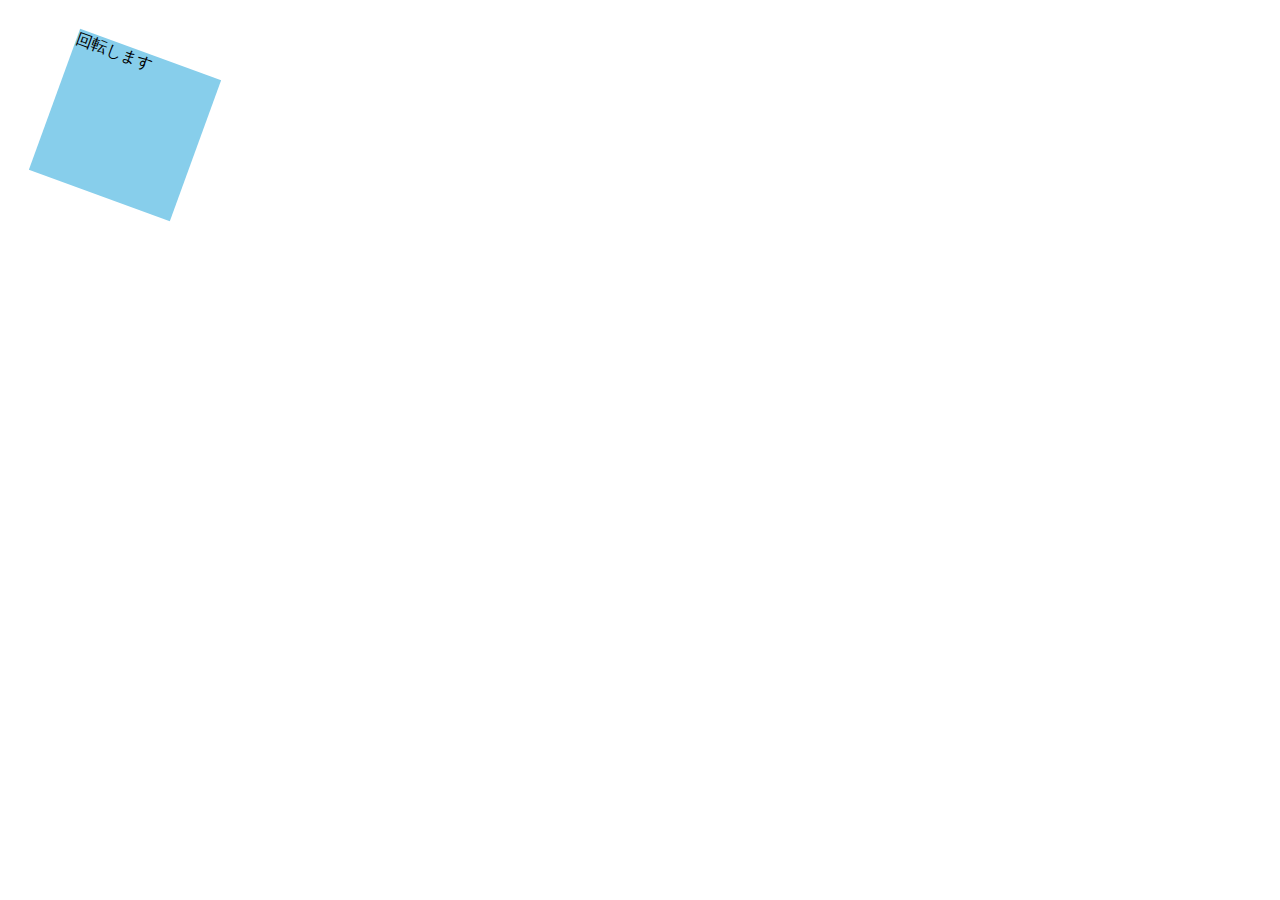
<file: html-css-advanced-kadai/kadai_mdn_css/mdn.html>
<!DOCTYPE html>
<html>

<head>
    <style>
        div {
            position: absolute;
            left: 50px;
            top: 50px;
            width: 150px;
            height: 150px;
            background-color: skyblue;
        }
    </style>
</head>

<body>
    <div>
        回転します
    </div>
    <style>
      div {
        transform: rotate(20deg); 
      }
    </style>

</body>

</html>
</file>
<file: html-css-kadai_013/style.css>
/* PC、スマホ共通スタイル */
body {
  font-family: "Source Sans Pro", "Hiragino Kaku Gothic ProN", Meiryo, Arial,
    sans-serif;
}

p {
  font-size: 15px;
}

#main-visual>img {
  width: 100%;
}

/*================
PC用のスタイル 
=================*/
@media screen and (min-width: 768px) {
  #menu-sp {
    display: none;
  }
  #nav-sp {
    display: none;
  }
  /* 横幅設定 */
  body {
    max-width: 1080px;
    min-width: 960px;
    margin: 0 auto 0 auto;
  }

  /* ヘッダー */
  header {
    display: flex;
    justify-content: space-between;
  }

  /* ナビゲーションのレイアウト */
  #nav-pc {
    text-align: right;
    font-size: 14px;
    padding-top: 15px;
  }

  /* ナビゲーションのリンクの装飾設定 */
  #nav-pc>a {
    text-decoration: none;
    margin-left: 20px;
  }

  #nav-pc>a:link {
    color: #0d0d0d;
  }

  #nav-pc>a:visited {
    color: #0d0d0d;
  }

  #nav-pc>a:hover {
    color: #0d0d0d;
    text-decoration: underline;
  }

  #nav-pc>a:active {
    color: #0d0d0d;
  }
}

/*================
スマートフォン用のスタイル 
=================*/
/* 画面幅が767px以下のとき */
@media screen and (max-width: 767px) {
  
  body {
    min-width: 375px;
    margin: 0;
  }

  /* PC用ナビゲーション非表示 */
  #nav-pc {
    display: none;
  }
  /* ハンバーガーメニュー */
  #menu-sp {
    float: right;
    padding: 0;
  }
  /* スマホ用ナビゲーションの表示切替 */
   /* 初期状態、レイアウトと非表示設定 */
  #nav-sp {
    background-color: #ce933e;
    position: absolute;
    left: 0;
    top: 0;
    height: 100%;
    width: 100%;
    display: none;
    z-index: 100;
  }
  /* ×ボタン */
  #close {
    position: absolute;
    top: 20px;
    right: 20px;
  }
  /* ナビゲーションメニュー用ロゴ */
  #logo-sp {
    margin: 80px 0px 30px 20px;
  }
  /* ナビゲーションのリンクの装飾設定 */
  #nav-sp > a {
    display: block;
  }
  #nav-sp > a:link {
    color: #ffffff;
  }
  #nav-sp > a:visited {
    color: #ffffff;
  }
  #nav-sp > a:hover {
    color: #ffffff;
    text-decoration: underline;
  }
  #nav-sp > a:active {
    color: #ffffff;
  }
  #nav-sp > .menu {
    text-decoration: none;
    display: block;
    margin: 0 20px 0 20px;
    height: 44px;
    font-size: 16px;
    background-image: url("images/arrow.png");
    background-repeat: no-repeat;
    background-position: right top;
  }
}
</file>
<file: kadai-001/style.css>
/* タイピングゲーム全体 */
body {
  font-size: 6em;
  text-align: center;
}

/* ゲームの残り秒数が表示されるタイマーの領域 */
.count {
  margin: 0;
  font-weight: bold;
  color: #888;
}

/* テキストが表示される領域 */
.wrap {
  margin-top: 20px;
  padding: 80px 40px;
  background-color: #666;
  font-weight: bold;
  color: #fff;
}

/* 正しくタイプされた場合のテキスト */
.typed {
  color: lightgreen;
}

/* ミスタイプの場合の背景 */
.mistyped {
  background-color: red;
}

.typedtotal{
  margin: 0;
  font-weight: bold;
  color: #888;
}
</file>
<file: kadai_002/style.css>
/* タイピングゲーム全体 */
body {
  font-size: 6em;
  text-align: center;
}

/* ゲームの残り秒数が表示されるタイマーの領域 */
.count {
  margin: 0;
  font-weight: bold;
  color: #888;
}

/* テキストが表示される領域 */
.wrap {
  margin-top: 20px;
  padding: 80px 40px;
  background-color: #666;
  font-weight: bold;
  color: #fff;
}

/* 正しくタイプされた場合のテキスト */
.typed {
  color: lightgreen;
}

/* ミスタイプの場合の背景 */
.mistyped {
  background-color: red;
}
</file>
<file: html-css-advanced-kadai/socialtech-kadai_012/style.css>
/* PC、スマホ共通スタイル */
body {
  font-family: "Source Sans Pro", "Hiragino Kaku Gothic ProN", Meiryo, Arial,
    sans-serif;
}

p {
  font-size: 15px;
}

/*================
PC用のスタイル 
=================*/
/* 横幅設定 */
body {
  max-width: 1080px;
  min-width: 960px;
  margin: 0 auto 0 auto;
}

/* ヘッダー */
header {
  display: flex;
  justify-content: space-between;
}

/* ナビゲーションのレイアウト */
#nav-pc {
  text-align: right;
  font-size: 14px;
  padding-top: 15px;
}

/* ナビゲーションのリンクの装飾設定 */
#nav-pc>a {
  text-decoration: none;
  margin-left: 20px;
}

#nav-pc>a:link {
  color: #0d0d0d;
}

#nav-pc>a:visited {
  color: #0d0d0d;
}

#nav-pc>a:hover {
  color: #0d0d0d;
  text-decoration: underline;
}

#nav-pc>a:active {
  color: #0d0d0d;
}

/* メインビジュアル*/
#main-visual {
  position: relative;
  height: 400px;
}

#main-message {
  position: absolute;
  top: 0;
  left: 0;
  background-color: #2710d5;
  color: #ffffff;
  border-radius: 0 0 476px 0;
  max-width: 620px;
  height: 100%;
  width: 100%;
  z-index: 11;
}

#main-message>h1 {
  font-size: 60px;
  font-weight: bold;
  margin: 100px 0 0 50px;
}

#main-message>p {
  font-size: 28px;
  margin: 0 0 0 50px;
}

#main-visual>img {
  max-width: 620px;
  border-radius: 476px 0 0 0;
  position: absolute;
  top: 0;
  right: 0;
  z-index: 10;
}

/* 見出し */
h2 {
  margin: 40px 0 0 0;
}

h2::after {
  content: url("images/line.png");
  margin-left: 10px;
}

h3 {
  font-size: 27px;
}

/* ミッション */
#mission {
  margin: 80px auto 80px auto;
  width: 100%;
}

#mission-flex {
  width: 100%;
  display: flex;
}

#mission-flex>div {
  width: 50%;
  margin: 20px;
}

#mission-photo {
  width: 100%;
}

#s2dgs {
  margin-top: 50px;
}

/* プロダクト */
#product {
  background-color: #fafafa;
  width: 100%;
  margin: 80px 0 80px 0;
  padding: 10px 40px 0px 40px;
}

/* 外枠 */
#product>div {
  margin-top: 40px;
  display: flex;
}

/* 左のカラム */
#product-left {
  width: 50%;
  margin-right: 20px;
}

/* 右のカラム */
#product-right {
  width: 50%;
  margin-left: 20px;
  margin-top: 80px;
}

/* 画像＋説明の枠 */
#product-left>div {
  position: relative;
  height: 480px;
  margin-right: 20px;
}

#product-right>div {
  position: relative;
  height: 480px;
  margin-left: 20px;
}

/* 画像 */
.product-photo {
  width: 100%;
}

/* 説明文の枠 */
.product-explain {
  background-color: #ffffff;
  position: absolute;
  left: 0;
  top: 280px;
  margin: 0 40px 0 40px;
  padding: 20px;
  box-shadow: 5px 5px 10px rgba(0, 0, 0, 0.05);
}

/* 説明文の英語 */
.product-explain>span {
  color: #2710d5;
  font-weight: bold;
  font-size: 16px;
  margin: 0;
}

/* 説明文の見出し */
.product-explain>h3 {
  margin: 5px 0 5px 0;
}

/* 説明文 */
.product-explain>p {
  margin: 0;
}

/* 「もっとみる」ボタン */
#product-more {
  margin: 0 auto -42px auto;
}

/* ABOUT US */
#aboutus {
  margin: 80px auto 80px auto;
}

/* 3つの組織文化と画像を入れる枠 */
#aboutus>div {
  display: flex;
}

/* 画像 */
.culture-img {
  width: 100%;
  align-self: flex-start;
}

.culture-img2 {
  margin-top: 50px;
  width: 100%;
}

/* 3つの組織文化の表 */
.culture-table {
  max-width: 500px;
  margin-right: 50px;
}

/* 番号 */
.culture-num {
  font-size: 80px;
  color: #2710d5;
  margin: 0 20px 0 0;
}

/* 組織文化英語 */
.culture-en {
  color: #2710d5;
  font-weight: bold;
  font-size: 24px;
  display: block;
}

/* 組織文化日本語 */
.culture-jp {
  font-size: 28px;
  font-weight: bold;
}

/* 説明文 */
.culture-description {
  margin: 0;
}

/* ビジョン */
#vision {
  margin: 80px auto 80px auto;
}

/* セクション内の外枠 */
#vision>div {
  width: 100%;
  display: flex;
  justify-content: space-between;
  flex-wrap: wrap;
}

/* 7つの行動指針の枠 */
.vision-box {
  width: 300px;
  height: 300px;
  margin-bottom: 30px;
  position: relative;
}

.vision-box>img {
  width: 100%;
  height: auto;
  position: absolute;
  top: 0;
  left: 0;
  z-index: 30;
}

.vision-box>span {
  position: absolute;
  top: 0;
  left: 0;
  z-index: 31;
  margin-right: 20px;
}

.vision-box>span>h4 {
  color: #2710d5;
  font-size: 19px;
  margin: 80px 0 0 0;
}

.vision-box>span>h4::first-letter {
  font-size: 40px;
}

.vision-box>span>h5 {
  font-size: 20px;
  margin: 0 0 0 0;
}

.vision-box>span>p {
  margin: 10px 0 0 0;
}
/* CASES */
/* ⭐️⭐️⭐️⭐️追加ここから⭐️⭐️⭐️⭐️ */
#cases {
  margin: 40px 0;
  width: 100%;
}

ul {
  display: flex;
  list-style: none;
}

li {
  width: 33%;
  margin: 20px;
}

.case-card {
  background-color: #ffffff;
  min-height: 400px;
  box-shadow: 5px 5px 15px rgba(0,0,0,0.2);
}

.case-img {
  width: 100%;
}

.case-info {
  padding: 10px 20px; 
}

.case-name {
  color: #2710d5;
  font-size: 19px;
}

.case-content {
  font-size: 14px;
}

/*⭐️⭐️⭐️⭐️追加ここまで⭐️⭐️⭐️⭐️  */
/* 会社概要 */
#company {
  margin: 80px auto 80px auto;
}

#company-table {
  width: 100%;
}

.tableheader {
  text-align: left;
  padding: 20px;
  border-bottom-color: #2710d5;
  border-bottom-width: 1px;
  border-bottom-style: solid;
  width: 100px;
}

.tableheader-first {
  text-align: left;
  padding: 20px;
  border-bottom-color: #2710d5;
  border-bottom-width: 1px;
  border-bottom-style: solid;
  border-top-color: #2710d5;
  border-top-width: 1px;
  border-top-style: solid;
  width: 100px;
}

.cell {
  padding: 30px;
  border-bottom-color: #ececec;
  border-bottom-width: 1px;
  border-bottom-style: solid;
}

.cell-first {
  padding: 30px;
  border-bottom-color: #ececec;
  border-bottom-width: 1px;
  border-bottom-style: solid;
  border-top-color: #ececec;
  border-top-width: 1px;
  border-top-style: solid;
}

#company>iframe {
  width: 100%;
  height: 368px;
  margin-top: 40px;
}

/* お問い合わせ */
#contact {
  margin: 80px auto 80px auto;
}

/* 外枠 */
#contact>form>div {
  display: flex;
  flex-direction: row;
  flex-wrap: wrap;
  padding-bottom: 30px;
}

/* 左列の見出し */
.contact-heading {
  width: 240px;
  align-self: center;
}

/* 見出しのラベル */
.contact-label {
  font-weight: bold;
}

/* 必須 */
.contact-span {
  color: #ce2222;
  margin: 0 0 0 20px;
  font-weight: bold;
}

/* テキストボックス */
.contact-textbox {
  border-top: 0;
  border-left: 0;
  border-right: 0;
  border-bottom-width: 1px;
  border-bottom-color: #707070;
  border-bottom-style: solid;
  background-color: #fafafa;
  width: 400px;
  height: 56px;
}

/* お問い合わせ内容のテキストエリア */
.contact-textarea {
  border-top: 0;
  border-left: 0;
  border-right: 0;
  border-bottom-width: 1px;
  border-bottom-color: #707070;
  border-bottom-style: solid;
  background-color: #fafafa;
  width: 400px;
  height: 200px;
}

/* 個人情報の取り扱い */
details {
  width: 700px;
}

details>div {
  background-color: #fafafa;
  padding: 20px;
}

details>div>span {
  font-weight: bold;
}

/* フッター */
footer {
  background-color: #0d0d0d;
  text-align: center;
  padding: 80px 80px 30px 80px;
}

#footer-logo {
  margin-bottom: 30px;
}

#footer-link {
  margin-bottom: 50px;
}
#footer-link > a {
  text-decoration: none;
  margin: 10px;
}
#footer-link > a:link {
  color: #ffffff;
}
#footer-link > a:visited {
  color: #ffffff;
}
#footer-link > a:hover {
  color: #ffffff;
  text-decoration: underline;
}
#footer-link > a:active {
  color: #ffffff;
}

#sns-footer {
  text-align: left;
  width: 100%;
}

#sns-footer > a {
  margin-right: 30px;
}

#copyright {
  color: #ffffff;
  float: right;
}
</file>
<file: kadai_014/kadai_014.css>
body {
  font-family: "Arial", "Meiryo", sans-serif;
  font-size: 20px;
  text-align: center;  
}

h1 {
  /* ここにGoogle Fontsを指定します ⇩*/
  font-family: 'Josefin Sans', sans-serif;
  font-size: 2rem;
  letter-spacing: 1.2em;
  text-shadow: 1px 1px 2px gray;
  border-bottom: solid 3px rgb(115, 115, 114);  

}

 #basic p {
  font-weight: bold;
}

.font-pink {
  color: rgb(255, 192, 203);
}
.font-skyblue{
  color: skyblue;
}
</file>
<file: kadai_018/kadai_018.css>
#top {
  width: 800px;
  background-color: #dcc9f4;
  padding: 20px 0 20px 0;
  margin: 0 auto 0 auto;
  text-align: center; 
}

.top-child {
  display: inline-block;
  width: 20%;
  background-color: #ffd9df;
  margin: 0 auto 0 auto;
}

#middle {
  position: relative;
  width: 800px;
  height: 800px;
  padding: 20px 0 20px 0;
  margin: 0 auto 0 auto;
  background-color: #ffd9df;
}

#middle div {
  width: 200px;
  height: 200px;
  background-color: #87ceeb;
}

#middle-child01 {
  position: absolute;
  top: 100px;
  left: 100px;
}

#middle-child02 {
  position: absolute;
  top: 300px;
  left: 300px;
}

#middle-child03 {
  position: absolute;
  top: 500px;
  left: 500px; 
}

#bottom {
  width: 800px;
  height: 300px;
  margin: 0 auto 0 auto;
  background-color: #87ceeb;
}

#bottom div {
  width: 400px;
  height: 100px;
  background-color: #e5dcf0;
}

#bottom-child02 {
  position: relative;
  left: 200px;
}

#bottom-child03 {
  position: relative;
  left: 400px;
}
</file>
<file: kadai_022/style.css>
h1, p, body {
  margin: 0;
}

p, a {
  font-size: 20px;
}

header {
  margin-bottom: 20px;
  background-color: rgb(244, 79, 79);
}

h1 {
  color: rgb(255, 255, 255);
  text-align: center;
}

main {
  padding: 10px;
}

#parent {
  display: flex;
  justify-content: space-around;
}

.contents {
  border: solid 3px rgb(238, 204, 204);
  flex-basis: 25%;
  padding: 10px 15px;
  margin: 20px 0;
  text-align: center;
}

h2 {
  font-size: 25px;
  border-bottom: dotted 3px rgb(236, 122, 122);
}

h2::before {
  content: "●";
  color: rgb(239, 111, 139);
}

.contents p:nth-of-type(2)::first-letter {
  font-weight: bold;
  color: rgb(97, 206, 249);
}

.contents img {
  margin: 10px 0;
  width: 70%;
}

footer {
  background-color: rgb(244, 79, 79);
  text-align: center;
}

a {
  color: rgb(255, 255, 255);
}

a:visited {
  color: rgb(193, 234, 251);
}

a:hover {
  color: rgb(245, 178, 168);
}

@media screen and (max-width: 768px) {
    h2 {
      font-size: 30px;
    }
    p {
      font-size: 25px;
    }
    #parent {
      flex-direction: column;
    }
 }
</file>
